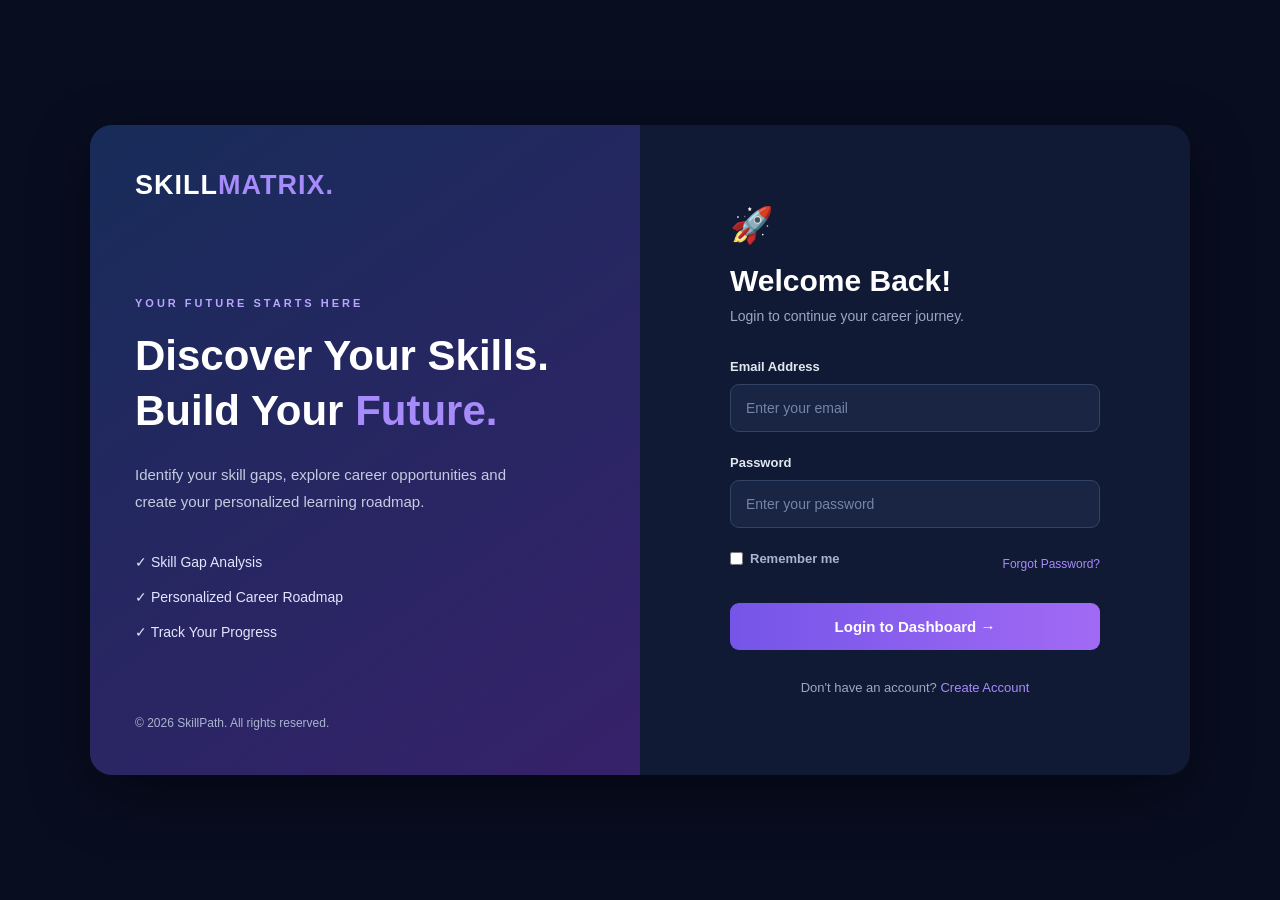
<file: index.html>
<!DOCTYPE html>
<html lang="en">
<head>
    <meta charset="UTF-8">
    <meta name="viewport" content="width=device-width, initial-scale=1.0">
    <title>SkillPath | Login</title>
    <link rel="stylesheet" href="style.css">
</head>
<body>

<div class="container">

    <!-- LEFT SECTION -->
    <div class="left">

        <div class="brand">SKILL<span>MATRIX.</span></div>

        <div class="hero">
            <p class="tag">YOUR FUTURE STARTS HERE</p>

            <h1>Discover Your Skills.<br>
                Build Your <span>Future.</span>
            </h1>

            <p class="description">
                Identify your skill gaps, explore career opportunities
                and create your personalized learning roadmap.
            </p>

            <div class="features">
                <div>✓ Skill Gap Analysis</div>
                <div>✓ Personalized Career Roadmap</div>
                <div>✓ Track Your Progress</div>
            </div>
        </div>

        <p class="copyright">
            © 2026 SkillPath. All rights reserved.
        </p>

    </div>

    <!-- RIGHT SECTION -->
    <div class="right">

        <div class="login-box">

            <div class="icon">🚀</div>

            <h2>Welcome Back!</h2>

            <p class="sub">
                Login to continue your career journey.
            </p>

            <form action="dashboard.html" method="get">

                <label>Email Address</label>

                <input type="email"
                placeholder="Enter your email"
                required>

                <label>Password</label>

                <input type="password"
                placeholder="Enter your password"
                required>

                <div class="options">

                    <label class="remember">
                        <input type="checkbox">
                        Remember me
                    </label>

                    <a href="forgot-password.html">
                        Forgot Password?
                    </a>

                </div>

                <button type="submit">
                    Login to Dashboard →
                </button>

            </form>

            <div class="signup">
                Don't have an account?
                <a href="signup.html">Create Account</a>
            </div>

        </div>

    </div>

</div>

</body>
</html>
</file>
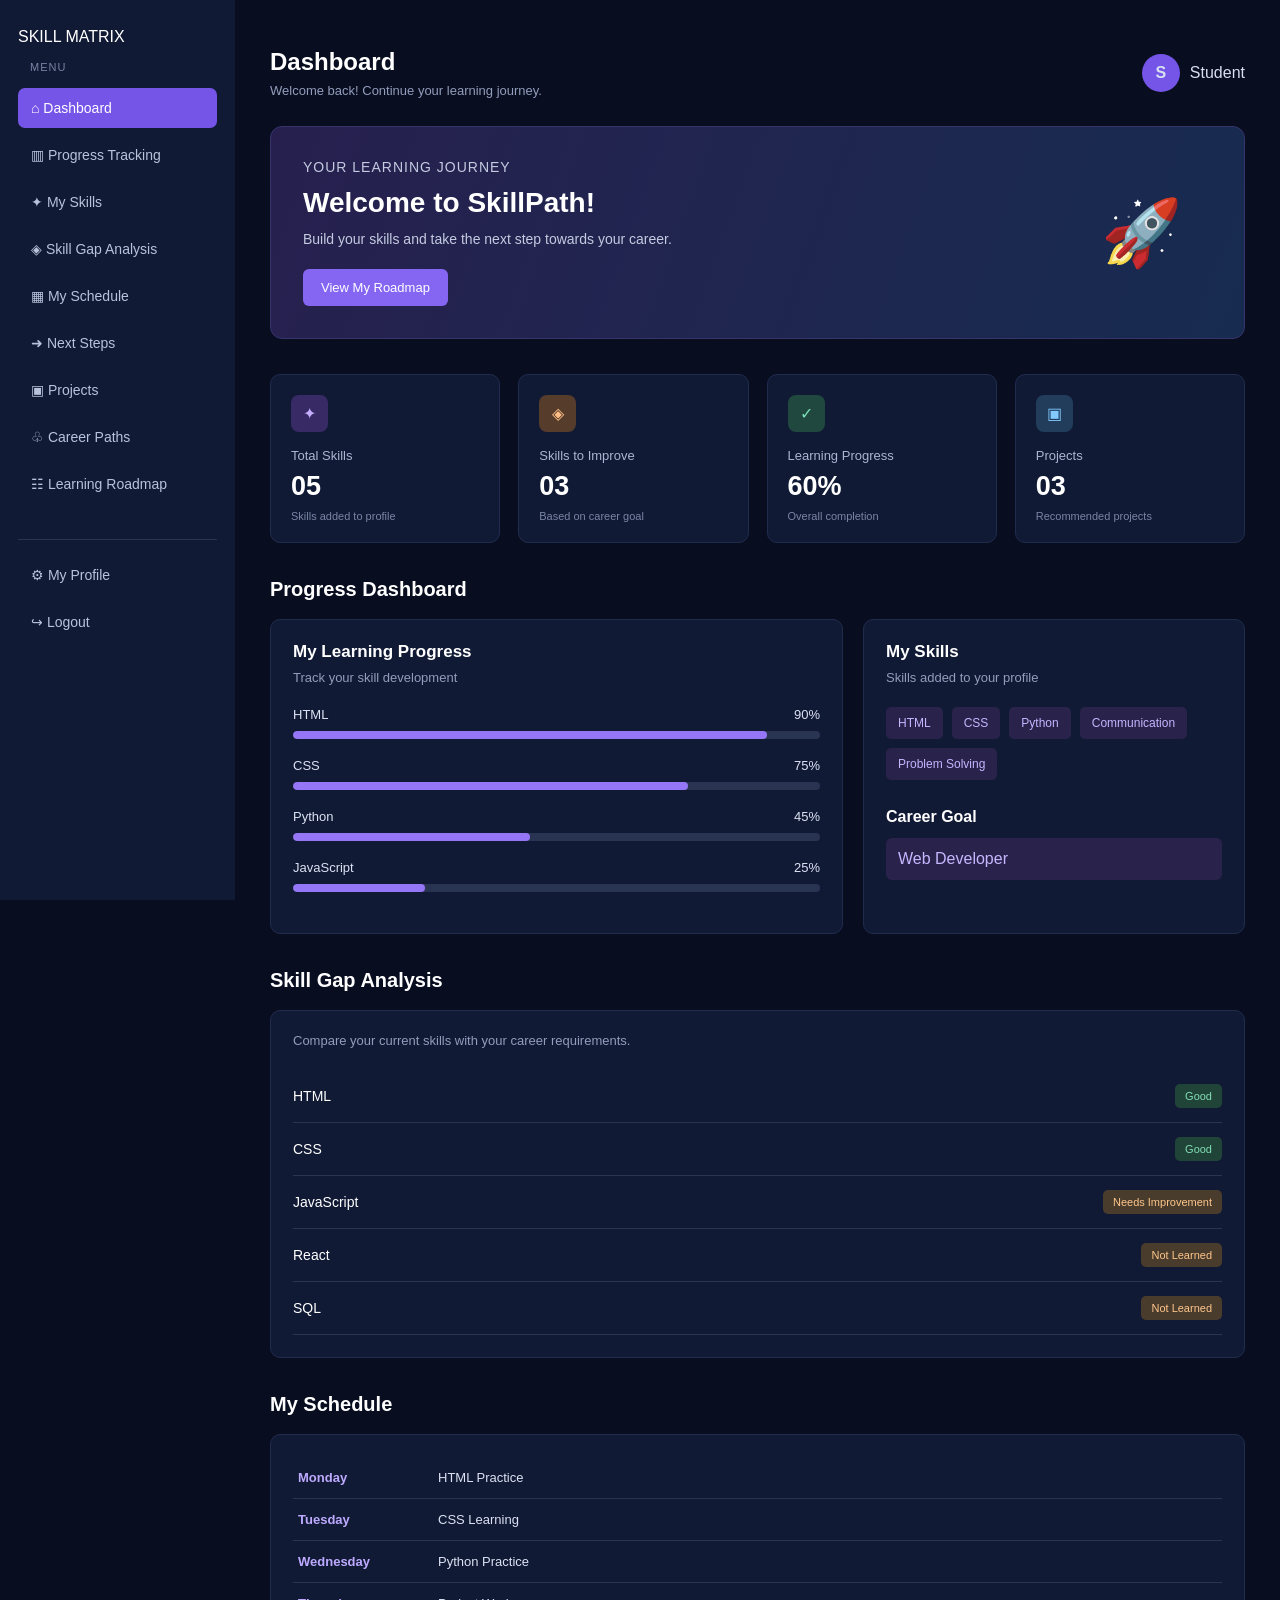
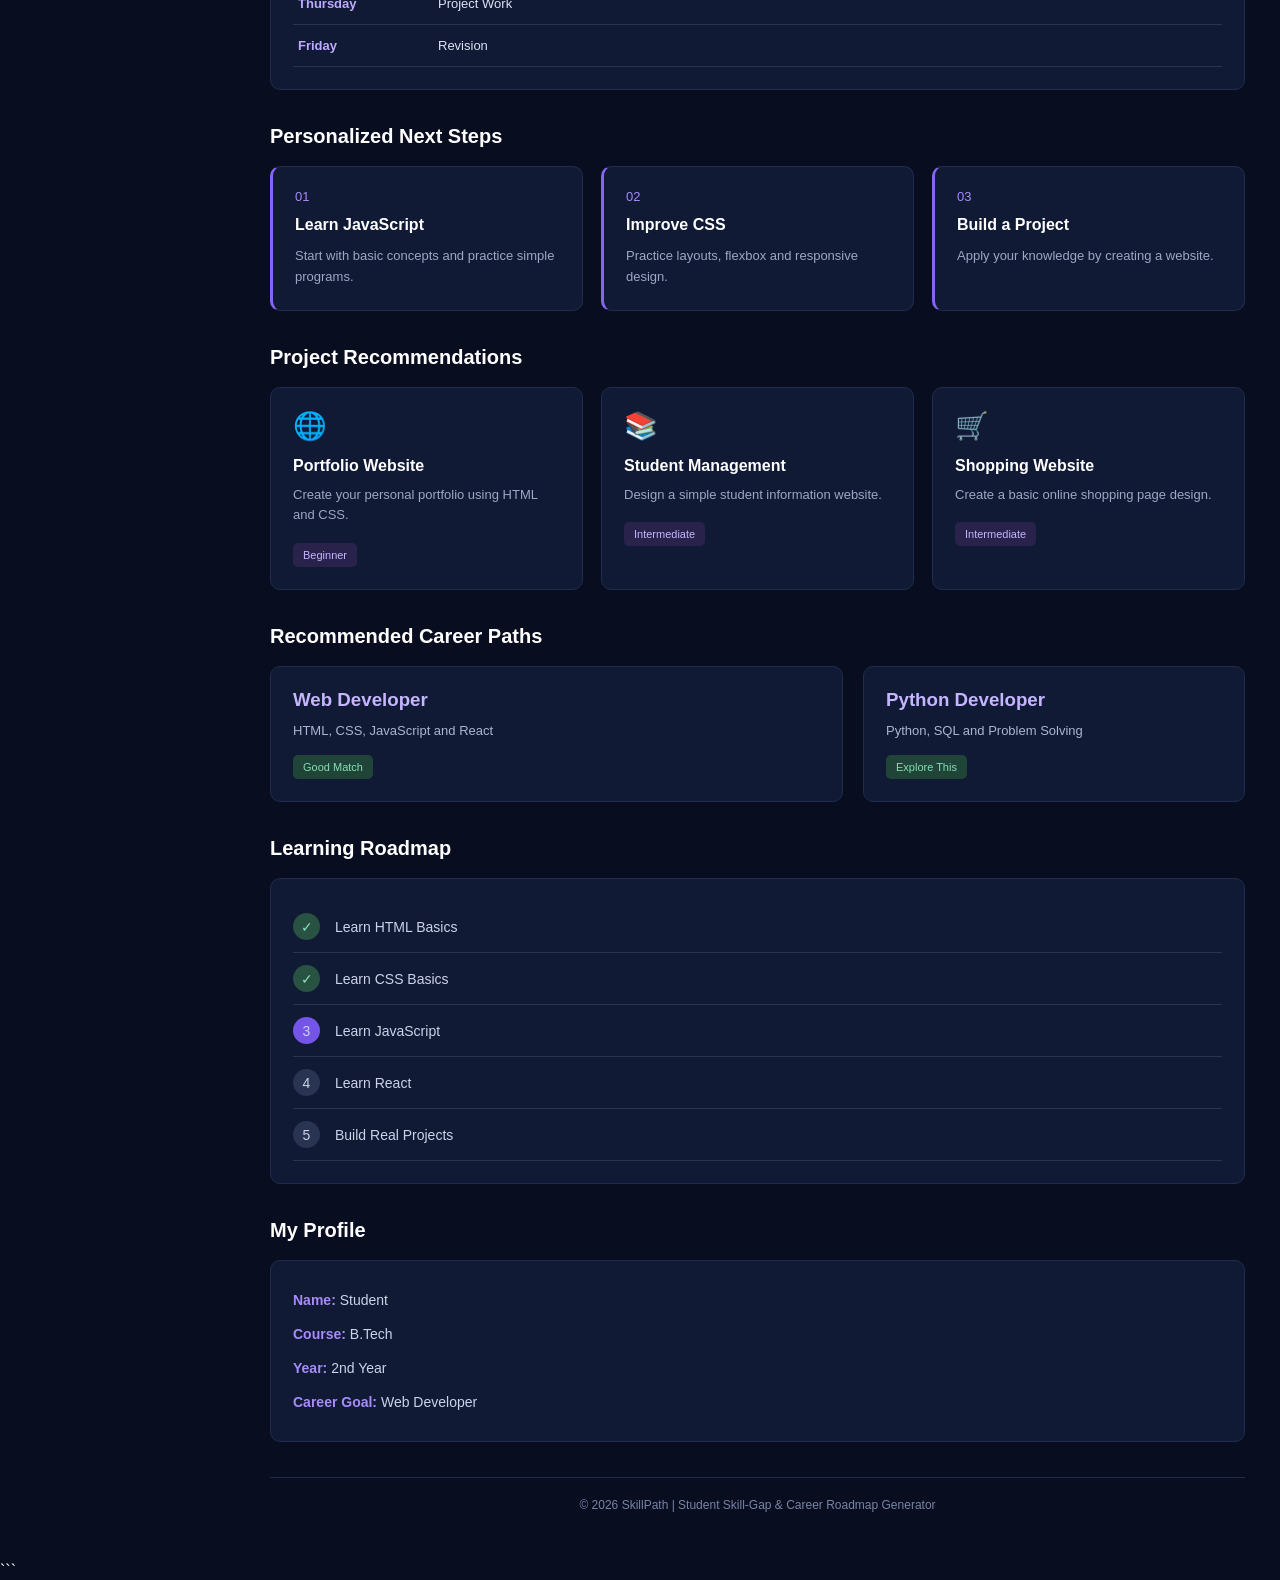
<file: dashboard.html>
```html
<!DOCTYPE html>
<html lang="en">
<head>
    <meta charset="UTF-8">
    <meta name="viewport" content="width=device-width, initial-scale=1.0">
    <title>SkillPath - Dashboard</title>
    <link rel="stylesheet" href="dashboard.css">
</head>
<body>

<div class="sidebar">
    SKILL MATRIX
    <p class="menu-title">MENU</p>

    <a href="#overview" class="active">⌂ Dashboard</a>
    <a href="#progress">▥ Progress Tracking</a>
    <a href="#skills">✦ My Skills</a>
    <a href="#analysis">◈ Skill Gap Analysis</a>
    <a href="#schedule">▦ My Schedule</a>
    <a href="#nextsteps">➜ Next Steps</a>
    <a href="#projects">▣ Projects</a>
    <a href="#career">♧ Career Paths</a>
    <a href="#roadmap">☷ Learning Roadmap</a>

    <div class="sidebar-bottom">
        <a href="#profile">⚙ My Profile</a>
        <a href="index.html">↪ Logout</a>
    </div>
</div>

<div class="main">

    <div class="topbar">
        <div>
            <h2>Dashboard</h2>
            <p>Welcome back! Continue your learning journey.</p>
        </div>
        <div class="user">
            <div class="avatar">S</div>
            <span>Student</span>
        </div>
    </div>

    <section id="overview">
        <div class="welcome">
            <div>
                <p class="small-text">YOUR LEARNING JOURNEY</p>
                <h1>Welcome to SkillPath!</h1>
                <p>Build your skills and take the next step towards your career.</p>
                <a href="#roadmap" class="start-btn">View My Roadmap</a>
            </div>
            <div class="welcome-icon">🚀</div>
        </div>
    </section>

    <div class="stats">
        <div class="stat-card">
            <div class="stat-icon purple">✦</div>
            <p>Total Skills</p>
            <h2>05</h2>
            <small>Skills added to profile</small>
        </div>

        <div class="stat-card">
            <div class="stat-icon orange">◈</div>
            <p>Skills to Improve</p>
            <h2>03</h2>
            <small>Based on career goal</small>
        </div>

        <div class="stat-card">
            <div class="stat-icon green">✓</div>
            <p>Learning Progress</p>
            <h2>60%</h2>
            <small>Overall completion</small>
        </div>

        <div class="stat-card">
            <div class="stat-icon blue">▣</div>
            <p>Projects</p>
            <h2>03</h2>
            <small>Recommended projects</small>
        </div>
    </div>

    <section id="progress">
        <h2 class="section-title">Progress Dashboard</h2>

        <div class="two-column">
            <div class="panel">
                <h3>My Learning Progress</h3>
                <p class="muted">Track your skill development</p>

                <div class="skill-progress">
                    <div class="progress-heading"><span>HTML</span><span>90%</span></div>
                    <div class="bar"><div class="fill html"></div></div>
                </div>

                <div class="skill-progress">
                    <div class="progress-heading"><span>CSS</span><span>75%</span></div>
                    <div class="bar"><div class="fill css"></div></div>
                </div>

                <div class="skill-progress">
                    <div class="progress-heading"><span>Python</span><span>45%</span></div>
                    <div class="bar"><div class="fill python"></div></div>
                </div>

                <div class="skill-progress">
                    <div class="progress-heading"><span>JavaScript</span><span>25%</span></div>
                    <div class="bar"><div class="fill js"></div></div>
                </div>
            </div>

            <div class="panel" id="skills">
                <h3>My Skills</h3>
                <p class="muted">Skills added to your profile</p>

                <div class="skill-tags">
                    <span>HTML</span>
                    <span>CSS</span>
                    <span>Python</span>
                    <span>Communication</span>
                    <span>Problem Solving</span>
                </div>

                <h4 class="subheading">Career Goal</h4>
                <p class="career-goal">Web Developer</p>
            </div>
        </div>
    </section>

    <section id="analysis">
        <h2 class="section-title">Skill Gap Analysis</h2>
        <div class="panel">
            <p class="muted">Compare your current skills with your career requirements.</p>

            <div class="gap-list">
                <div>
                    <span>HTML</span>
                    <span class="status completed">Good</span>
                </div>
                <div>
                    <span>CSS</span>
                    <span class="status completed">Good</span>
                </div>
                <div>
                    <span>JavaScript</span>
                    <span class="status pending">Needs Improvement</span>
                </div>
                <div>
                    <span>React</span>
                    <span class="status pending">Not Learned</span>
                </div>
                <div>
                    <span>SQL</span>
                    <span class="status pending">Not Learned</span>
                </div>
            </div>
        </div>
    </section>

    <section id="schedule">
        <h2 class="section-title">My Schedule</h2>
        <div class="panel schedule">
            <div><span>Monday</span><p>HTML Practice</p></div>
            <div><span>Tuesday</span><p>CSS Learning</p></div>
            <div><span>Wednesday</span><p>Python Practice</p></div>
            <div><span>Thursday</span><p>Project Work</p></div>
            <div><span>Friday</span><p>Revision</p></div>
        </div>
    </section>

    <section id="nextsteps">
        <h2 class="section-title">Personalized Next Steps</h2>
        <div class="three-column">
            <div class="small-card">
                <span class="number">01</span>
                <h3>Learn JavaScript</h3>
                <p>Start with basic concepts and practice simple programs.</p>
            </div>
            <div class="small-card">
                <span class="number">02</span>
                <h3>Improve CSS</h3>
                <p>Practice layouts, flexbox and responsive design.</p>
            </div>
            <div class="small-card">
                <span class="number">03</span>
                <h3>Build a Project</h3>
                <p>Apply your knowledge by creating a website.</p>
            </div>
        </div>
    </section>

    <section id="projects">
        <h2 class="section-title">Project Recommendations</h2>
        <div class="three-column">
            <div class="project-card">
                <div class="project-icon">🌐</div>
                <h3>Portfolio Website</h3>
                <p>Create your personal portfolio using HTML and CSS.</p>
                <span class="level">Beginner</span>
            </div>
            <div class="project-card">
                <div class="project-icon">📚</div>
                <h3>Student Management</h3>
                <p>Design a simple student information website.</p>
                <span class="level">Intermediate</span>
            </div>
            <div class="project-card">
                <div class="project-icon">🛒</div>
                <h3>Shopping Website</h3>
                <p>Create a basic online shopping page design.</p>
                <span class="level">Intermediate</span>
            </div>
        </div>
    </section>

    <section id="career">
        <h2 class="section-title">Recommended Career Paths</h2>
        <div class="two-column">
            <div class="career-card">
                <h3>Web Developer</h3>
                <p>HTML, CSS, JavaScript and React</p>
                <span class="match">Good Match</span>
            </div>
            <div class="career-card">
                <h3>Python Developer</h3>
                <p>Python, SQL and Problem Solving</p>
                <span class="match">Explore This</span>
            </div>
        </div>
    </section>

    <section id="roadmap">
        <h2 class="section-title">Learning Roadmap</h2>
        <div class="panel roadmap">
            <div><span class="done">✓</span><p>Learn HTML Basics</p></div>
            <div><span class="done">✓</span><p>Learn CSS Basics</p></div>
            <div><span class="current">3</span><p>Learn JavaScript</p></div>
            <div><span>4</span><p>Learn React</p></div>
            <div><span>5</span><p>Build Real Projects</p></div>
        </div>
    </section>

    <section id="profile">
        <h2 class="section-title">My Profile</h2>
        <div class="panel">
            <p><b>Name:</b> Student</p>
            <p><b>Course:</b> B.Tech</p>
            <p><b>Year:</b> 2nd Year</p>
            <p><b>Career Goal:</b> Web Developer</p>
        </div>
    </section>

    <footer>
        <p>© 2026 SkillPath | Student Skill-Gap & Career Roadmap Generator</p>
    </footer>

</div>
</body>
</html>
```
</file>
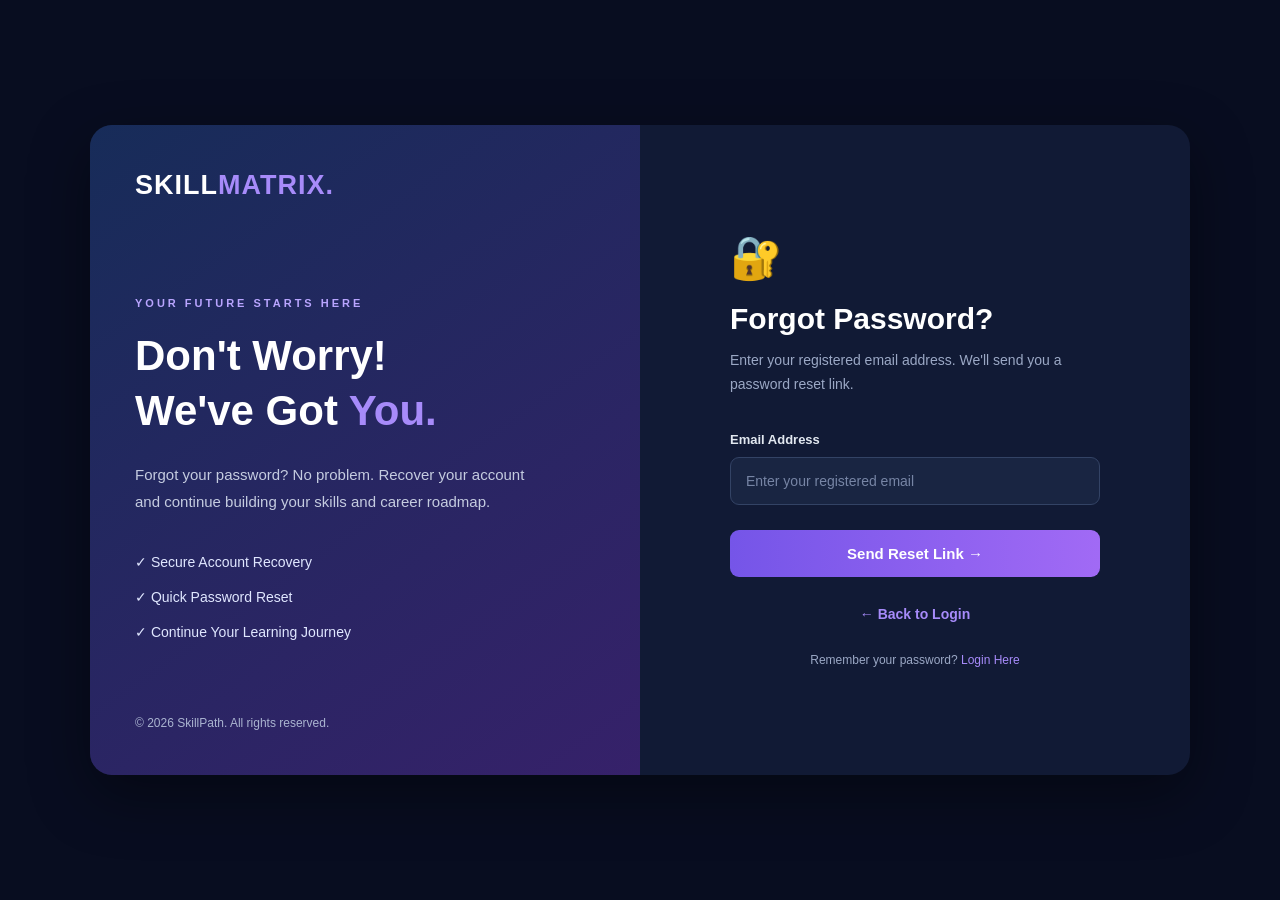
<file: forgot-password.html>
<!DOCTYPE html>
<html lang="en">
<head>
    <meta charset="UTF-8">
    <meta name="viewport" content="width=device-width, initial-scale=1.0">
    <title>Forgot Password | SkillPath</title>
    <link rel="stylesheet" href="forgot-password.css">
</head>
<body>

<div class="container">

    <!-- LEFT SECTION -->
    <div class="left">

        <div class="brand">SKILL<span>MATRIX.</span></div>

        <div class="hero">

            <p class="tag">YOUR FUTURE STARTS HERE</p>

            <h1>Don't Worry!<br>
                We've Got <span>You.</span>
            </h1>

            <p class="description">
                Forgot your password? No problem.
                Recover your account and continue building
                your skills and career roadmap.
            </p>

            <div class="features">
                <div>✓ Secure Account Recovery</div>
                <div>✓ Quick Password Reset</div>
                <div>✓ Continue Your Learning Journey</div>
            </div>

        </div>

        <p class="copyright">
            © 2026 SkillPath. All rights reserved.
        </p>

    </div>

    <!-- RIGHT SECTION -->
    <div class="right">

        <div class="forgot-box">

            <div class="icon">🔐</div>

            <h2>Forgot Password?</h2>

            <p class="sub">
                Enter your registered email address.
                We'll send you a password reset link.
            </p>

            <form action="reset-password.html" method="get">

                <label>Email Address</label>

                <input type="email"
                name="email"
                placeholder="Enter your registered email"
                required>

                <button type="submit">
                    Send Reset Link →
                </button>

            </form>

            <div class="back">
                <a href="index.html">← Back to Login</a>
            </div>

            <div class="help">
                Remember your password?
                <a href="index.html">Login Here</a>
            </div>

        </div>

    </div>

</div>

</body>
</html>
</file>
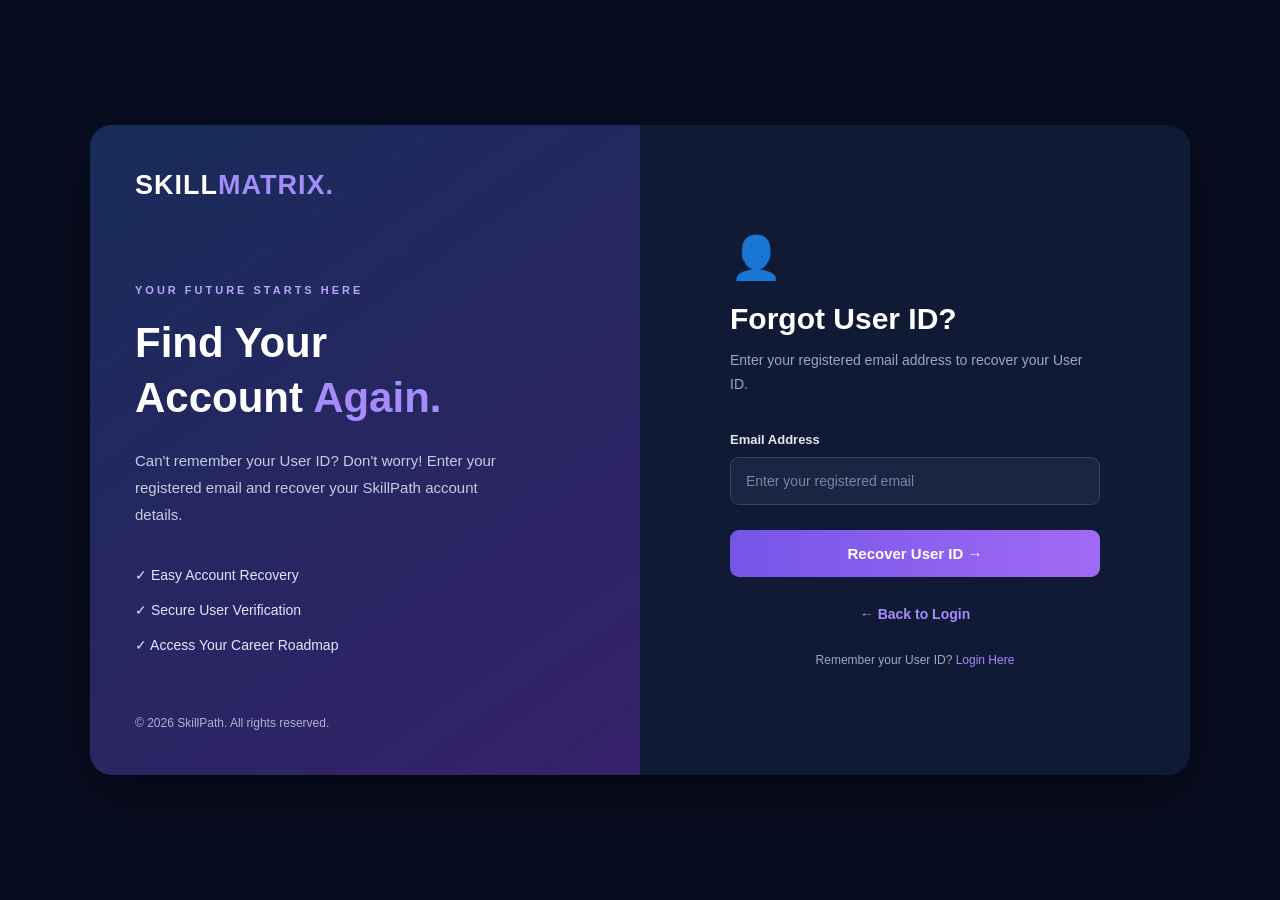
<file: forgot-userid.html>
<!DOCTYPE html>
<html lang="en">
<head>
    <meta charset="UTF-8">
    <meta name="viewport" content="width=device-width, initial-scale=1.0">
    <title>Forgot User ID | SkillPath</title>
    <link rel="stylesheet" href="forgot-userid.css">
</head>
<body>

<div class="container">

    <!-- LEFT SECTION -->
    <div class="left">

        <div class="brand">SKILL<span>MATRIX.</span></div>

        <div class="hero">

            <p class="tag">YOUR FUTURE STARTS HERE</p>

            <h1>Find Your<br>
                Account <span>Again.</span>
            </h1>

            <p class="description">
                Can't remember your User ID?
                Don't worry! Enter your registered email
                and recover your SkillPath account details.
            </p>

            <div class="features">
                <div>✓ Easy Account Recovery</div>
                <div>✓ Secure User Verification</div>
                <div>✓ Access Your Career Roadmap</div>
            </div>

        </div>

        <p class="copyright">
            © 2026 SkillPath. All rights reserved.
        </p>

    </div>

    <!-- RIGHT SECTION -->
    <div class="right">

        <div class="forgot-box">

            <div class="icon">👤</div>

            <h2>Forgot User ID?</h2>

            <p class="sub">
                Enter your registered email address
                to recover your User ID.
            </p>

            <form action="index.html" method="get">

                <label>Email Address</label>

                <input type="email"
                name="email"
                placeholder="Enter your registered email"
                required>

                <button type="submit">
                    Recover User ID →
                </button>

            </form>

            <div class="back">
                <a href="index.html">← Back to Login</a>
            </div>

            <div class="help">
                Remember your User ID?
                <a href="index.html">Login Here</a>
            </div>

        </div>

    </div>

</div>

</body>
</html>
</file>
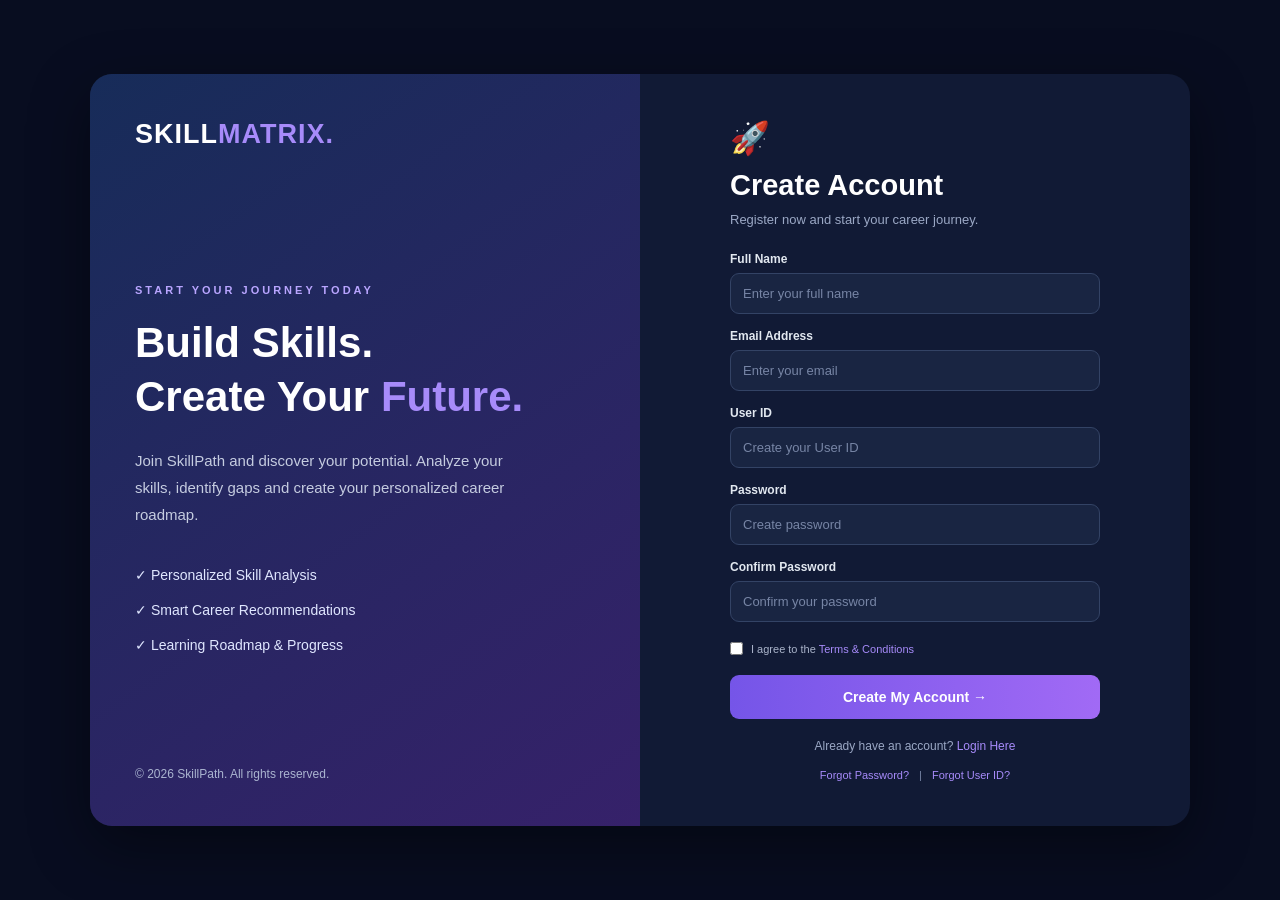
<file: signup.html>
<!DOCTYPE html>
<html lang="en">
<head>
    <meta charset="UTF-8">
    <meta name="viewport" content="width=device-width, initial-scale=1.0">
    <title>Create Account | SkillPath</title>
    <link rel="stylesheet" href="signup.css">
</head>
<body>

<div class="container">

    <!-- LEFT SECTION -->
    <div class="left">

        <div class="brand">SKILL<span>MATRIX.</span></div>

        <div class="hero">

            <p class="tag">START YOUR JOURNEY TODAY</p>

            <h1>Build Skills.<br>
                Create Your <span>Future.</span>
            </h1>

            <p class="description">
                Join SkillPath and discover your potential.
                Analyze your skills, identify gaps and
                create your personalized career roadmap.
            </p>

            <div class="features">
                <div>✓ Personalized Skill Analysis</div>
                <div>✓ Smart Career Recommendations</div>
                <div>✓ Learning Roadmap & Progress</div>
            </div>

        </div>

        <p class="copyright">
            © 2026 SkillPath. All rights reserved.
        </p>

    </div>

    <!-- RIGHT SECTION -->
    <div class="right">

        <div class="signup-box">

            <div class="icon">🚀</div>

            <h2>Create Account</h2>

            <p class="sub">
                Register now and start your career journey.
            </p>

            <form action="dashboard.html" method="get">

                <label>Full Name</label>
                <input type="text"
                name="fullname"
                placeholder="Enter your full name"
                required>

                <label>Email Address</label>
                <input type="email"
                name="email"
                placeholder="Enter your email"
                required>

                <label>User ID</label>
                <input type="text"
                name="userid"
                placeholder="Create your User ID"
                required>

                <label>Password</label>
                <input type="password"
                name="password"
                placeholder="Create password"
                minlength="8"
                required>

                <label>Confirm Password</label>
                <input type="password"
                name="confirm_password"
                placeholder="Confirm your password"
                minlength="8"
                required>

                <div class="terms">
                    <input type="checkbox" required>
                    <span>
                        I agree to the
                        <a href="#">Terms & Conditions</a>
                    </span>
                </div>

                <button type="submit">
                    Create My Account →
                </button>

            </form>

            <div class="login">
                Already have an account?
                <a href="index.html">Login Here</a>
            </div>

            <div class="recovery">
                <a href="forgot-password.html">Forgot Password?</a>
                <span>|</span>
                <a href="forgot-userid.html">Forgot User ID?</a>
            </div>

        </div>

    </div>

</div>

</body>
</html>
</file>
<file: style.css>
* {
    margin: 0;
    padding: 0;
    box-sizing: border-box;
    font-family: 'Segoe UI', sans-serif;
}

body {
    min-height: 100vh;
    background: #080d20;
    display: flex;
    justify-content: center;
    align-items: center;
    padding: 25px;
}

.container {
    width: 100%;
    max-width: 1100px;
    min-height: 650px;
    display: flex;
    background: #111a35;
    border-radius: 22px;
    overflow: hidden;
    box-shadow: 0 20px 60px rgba(0,0,0,0.4);
}

/* LEFT SECTION */

.left {
    width: 50%;
    padding: 45px;
    background: linear-gradient(145deg, #172c59, #36216a);
    color: white;
    display: flex;
    flex-direction: column;
    justify-content: space-between;
}

.brand {
    font-size: 27px;
    font-weight: 800;
    letter-spacing: 1px;
}

.brand span {
    color: #a78bfa;
}

.hero {
    margin-top: 30px;
}

.tag {
    color: #b9a5ff;
    letter-spacing: 3px;
    font-size: 11px;
    font-weight: bold;
    margin-bottom: 20px;
}

.hero h1 {
    font-size: 42px;
    line-height: 1.3;
    margin-bottom: 22px;
}

.hero h1 span {
    color: #a78bfa;
}

.description {
    color: #c5cce0;
    line-height: 1.8;
    font-size: 15px;
    max-width: 390px;
}

.features {
    margin-top: 30px;
    line-height: 2.5;
    color: #e0e7ff;
    font-size: 14px;
}

.copyright {
    font-size: 12px;
    color: #aab4d0;
}

/* RIGHT SECTION */

.right {
    width: 50%;
    display: flex;
    justify-content: center;
    align-items: center;
    padding: 35px;
}

.login-box {
    width: 100%;
    max-width: 370px;
}

.icon {
    font-size: 35px;
    margin-bottom: 18px;
}

.login-box h2 {
    color: white;
    font-size: 30px;
    margin-bottom: 10px;
}

.sub {
    color: #9ba8c5;
    font-size: 14px;
    margin-bottom: 35px;
}

form label {
    display: block;
    color: #e2e8f0;
    font-size: 13px;
    margin-bottom: 10px;
    font-weight: 600;
}

form input[type="email"],
form input[type="password"] {
    width: 100%;
    padding: 15px;
    margin-bottom: 23px;
    border: 1px solid #334365;
    border-radius: 9px;
    background: #192542;
    color: white;
    outline: none;
    font-size: 14px;
}

form input:focus {
    border-color: #9670f5;
    box-shadow: 0 0 8px rgba(150,112,245,0.2);
}

form input::placeholder {
    color: #7785a5;
}

.options {
    display: flex;
    justify-content: space-between;
    align-items: center;
    margin-bottom: 27px;
    font-size: 12px;
}

.remember {
    display: flex;
    align-items: center;
    gap: 7px;
    color: #aab4ca;
}

.options a,
.signup a {
    color: #a78bfa;
    text-decoration: none;
}

button {
    width: 100%;
    padding: 15px;
    background: linear-gradient(90deg, #7555e8, #a16af5);
    border: none;
    border-radius: 9px;
    color: white;
    font-size: 15px;
    font-weight: bold;
    cursor: pointer;
    transition: 0.3s;
}

button:hover {
    transform: translateY(-3px);
    box-shadow: 0 8px 20px rgba(130,90,240,0.3);
}

.signup {
    text-align: center;
    color: #9ba8c5;
    font-size: 13px;
    margin-top: 30px;
}

/* RESPONSIVE */

@media(max-width: 750px) {

    .container {
        flex-direction: column;
    }

    .left, .right {
        width: 100%;
    }

    .left {
        min-height: 400px;
        padding: 30px;
    }

    .hero h1 {
        font-size: 32px;
    }

    .right {
        padding: 45px 25px;
    }
}
</file>
<file: dashboard.css>
* {
    margin: 0;
    padding: 0;
    box-sizing: border-box;
}

html {
    scroll-behavior: smooth;
}

body {
    font-family: Arial, sans-serif;
    background: #080d20;
    color: #ffffff;
}

/* Sidebar */

.sidebar {
    width: 235px;
    height: 100vh;
    position: fixed;
    left: 0;
    top: 0;
    background: #111a35;
    padding: 28px 18px;
    overflow-y: auto;
}

.sidebar h2 {
    font-size: 27px;
    margin-bottom: 38px;
    color: white;
}

.sidebar h2 span {
    color: #a78bfa;
}

.menu-title {
    color: #7884a5;
    font-size: 11px;
    margin: 15px 12px;
    letter-spacing: 1px;
}

.sidebar a {
    display: block;
    color: #b9c2db;
    text-decoration: none;
    padding: 12px 13px;
    margin-bottom: 7px;
    border-radius: 7px;
    font-size: 14px;
}

.sidebar a:hover,
.sidebar a.active {
    background: #7555e8;
    color: white;
}

.sidebar-bottom {
    border-top: 1px solid #293453;
    margin-top: 35px;
    padding-top: 15px;
}

/* Main area */

.main {
    margin-left: 235px;
    padding: 30px 35px;
}

.topbar {
    display: flex;
    justify-content: space-between;
    align-items: center;
    margin-bottom: 28px;
}

.topbar h2 {
    font-size: 24px;
    margin-bottom: 7px;
}

.topbar p,
.muted {
    color: #929dbb;
    font-size: 13px;
}

.user {
    display: flex;
    align-items: center;
    gap: 10px;
    color: #d8dff1;
}

.avatar {
    width: 38px;
    height: 38px;
    border-radius: 50%;
    background: #7555e8;
    display: flex;
    align-items: center;
    justify-content: center;
    font-weight: bold;
}

/* Welcome */

.welcome {
    background: linear-gradient(110deg, #27204f, #172b50);
    border: 1px solid #37336c;
    border-radius: 12px;
    padding: 32px;
    display: flex;
    justify-content: space-between;
    align-items: center;
}

.small-text {
    color: #c3b5ff;
    font-size: 11px;
    letter-spacing: 1px;
    margin-bottom: 12px;
}

.welcome h1 {
    font-size: 28px;
    margin-bottom: 12px;
}

.welcome p {
    color: #c4cbe0;
    font-size: 14px;
}

.start-btn {
    display: inline-block;
    background: #8566f2;
    color: white;
    padding: 11px 18px;
    border-radius: 6px;
    text-decoration: none;
    margin-top: 22px;
    font-size: 13px;
}

.start-btn:hover {
    background: #6849d5;
}

.welcome-icon {
    font-size: 65px;
    margin-right: 30px;
}

/* Statistics */

.stats {
    display: grid;
    grid-template-columns: repeat(4, 1fr);
    gap: 18px;
    margin: 25px 0 35px;
}

.stat-card {
    background: #111a35;
    border: 1px solid #202c4d;
    border-radius: 10px;
    padding: 20px;
}

.stat-icon {
    width: 37px;
    height: 37px;
    border-radius: 8px;
    display: flex;
    align-items: center;
    justify-content: center;
    margin-bottom: 16px;
}

.purple { background: #382b65; color: #c5adff; }
.orange { background: #563c2b; color: #ffbe85; }
.green { background: #21483e; color: #7ce0b8; }
.blue { background: #213d5b; color: #82c9ff; }

.stat-card p {
    color: #aab5d1;
    font-size: 13px;
}

.stat-card h2 {
    font-size: 27px;
    margin: 8px 0;
}

.stat-card small {
    color: #7986a6;
    font-size: 11px;
}

/* Sections */

section {
    margin-bottom: 35px;
    scroll-margin-top: 20px;
}

.section-title {
    font-size: 20px;
    margin-bottom: 18px;
}

.two-column {
    display: grid;
    grid-template-columns: 1.5fr 1fr;
    gap: 20px;
}

.three-column {
    display: grid;
    grid-template-columns: repeat(3, 1fr);
    gap: 18px;
}

.panel,
.small-card,
.project-card,
.career-card {
    background: #111a35;
    border: 1px solid #202c4d;
    border-radius: 10px;
    padding: 22px;
}

.panel h3 {
    font-size: 17px;
    margin-bottom: 8px;
}

.panel .muted {
    margin-bottom: 22px;
}

/* Progress */

.skill-progress {
    margin-bottom: 19px;
}

.progress-heading {
    display: flex;
    justify-content: space-between;
    font-size: 13px;
    margin-bottom: 9px;
    color: #dce2f3;
}

.bar {
    height: 8px;
    background: #293453;
    border-radius: 10px;
    overflow: hidden;
}

.fill {
    height: 100%;
    border-radius: 10px;
    background: #9576f6;
}

.html { width: 90%; }
.css { width: 75%; }
.python { width: 45%; }
.js { width: 25%; }

.skill-tags {
    display: flex;
    flex-wrap: wrap;
    gap: 9px;
}

.skill-tags span {
    background: #29234b;
    color: #c5b5ff;
    padding: 9px 12px;
    border-radius: 5px;
    font-size: 12px;
}

.subheading {
    margin-top: 28px;
    margin-bottom: 12px;
}

.career-goal {
    color: #c6b7ff;
    background: #29234b;
    padding: 12px;
    border-radius: 6px;
}

/* Skill Gap */

.gap-list div {
    display: flex;
    justify-content: space-between;
    align-items: center;
    padding: 14px 0;
    border-bottom: 1px solid #293453;
    font-size: 14px;
}

.status {
    padding: 6px 10px;
    border-radius: 5px;
    font-size: 11px;
}

.completed {
    background: #204438;
    color: #83dfb6;
}

.pending {
    background: #493c2c;
    color: #ffc68c;
}

/* Schedule */

.schedule div {
    display: flex;
    padding: 13px 5px;
    border-bottom: 1px solid #293453;
    gap: 30px;
    font-size: 13px;
}

.schedule span {
    color: #bdaaff;
    width: 110px;
    font-weight: bold;
}

.schedule p {
    color: #dce2f3;
}

/* Next steps */

.small-card {
    border-left: 3px solid #8566f2;
}

.number {
    color: #a78bfa;
    font-size: 13px;
}

.small-card h3 {
    margin: 12px 0;
    font-size: 16px;
}

.small-card p,
.project-card p {
    color: #9ba7c5;
    font-size: 13px;
    line-height: 1.6;
}

/* Projects */

.project-icon {
    font-size: 27px;
    margin-bottom: 15px;
}

.project-card h3 {
    font-size: 16px;
    margin-bottom: 10px;
}

.level {
    display: inline-block;
    margin-top: 17px;
    padding: 6px 10px;
    background: #29234b;
    color: #c5b5ff;
    border-radius: 5px;
    font-size: 11px;
}

/* Careers */

.career-card h3 {
    color: #c5b5ff;
    margin-bottom: 12px;
}

.career-card p {
    color: #aab5d1;
    font-size: 13px;
}

.match {
    display: inline-block;
    background: #204438;
    color: #83dfb6;
    padding: 6px 10px;
    border-radius: 5px;
    margin-top: 17px;
    font-size: 11px;
}

/* Roadmap */

.roadmap div {
    display: flex;
    align-items: center;
    gap: 15px;
    padding: 12px 0;
    border-bottom: 1px solid #293453;
    color: #cbd3e8;
    font-size: 14px;
}

.roadmap span {
    width: 27px;
    height: 27px;
    border-radius: 50%;
    background: #293453;
    display: flex;
    align-items: center;
    justify-content: center;
}

.roadmap .done {
    background: #285241;
    color: #8ce2bd;
}

.roadmap .current {
    background: #7555e8;
}

/* Profile */

#profile .panel p {
    padding: 9px 0;
    color: #cbd3e8;
    font-size: 14px;
}

#profile .panel b {
    color: #a78bfa;
}

/* Footer */

footer {
    text-align: center;
    color: #7884a5;
    font-size: 12px;
    padding: 20px;
    border-top: 1px solid #202c4d;
}

/* Responsive */

@media (max-width: 1050px) {
    .stats {
        grid-template-columns: repeat(2, 1fr);
    }

    .three-column {
        grid-template-columns: repeat(2, 1fr);
    }
}

@media (max-width: 750px) {
    .sidebar {
        width: 100%;
        height: auto;
        position: relative;
    }

    .sidebar-bottom {
        margin-top: 10px;
    }

    .main {
        margin-left: 0;
        padding: 20px;
    }

    .two-column,
    .three-column,
    .stats {
        grid-template-columns: 1fr;
    }

    .welcome-icon {
        display: none;
    }

    .topbar {
        gap: 15px;
    }
}
</file>
<file: forgot-password.css>
* {
    margin: 0;
    padding: 0;
    box-sizing: border-box;
    font-family: 'Segoe UI', sans-serif;
}

body {
    min-height: 100vh;
    background: #080d20;
    display: flex;
    justify-content: center;
    align-items: center;
    padding: 25px;
}

.container {
    width: 100%;
    max-width: 1100px;
    min-height: 650px;
    display: flex;
    background: #111a35;
    border-radius: 22px;
    overflow: hidden;
    box-shadow: 0 20px 60px rgba(0,0,0,0.4);
}

/* LEFT SECTION */

.left {
    width: 50%;
    padding: 45px;
    background: linear-gradient(145deg, #172c59, #36216a);
    color: white;
    display: flex;
    flex-direction: column;
    justify-content: space-between;
}

.brand {
    font-size: 27px;
    font-weight: 800;
    letter-spacing: 1px;
}

.brand span {
    color: #a78bfa;
}

.hero {
    margin-top: 30px;
}

.tag {
    color: #b9a5ff;
    letter-spacing: 3px;
    font-size: 11px;
    font-weight: bold;
    margin-bottom: 20px;
}

.hero h1 {
    font-size: 42px;
    line-height: 1.3;
    margin-bottom: 22px;
}

.hero h1 span {
    color: #a78bfa;
}

.description {
    color: #c5cce0;
    line-height: 1.8;
    font-size: 15px;
    max-width: 390px;
}

.features {
    margin-top: 30px;
    line-height: 2.5;
    color: #e0e7ff;
    font-size: 14px;
}

.copyright {
    font-size: 12px;
    color: #aab4d0;
}

/* RIGHT SECTION */

.right {
    width: 50%;
    display: flex;
    justify-content: center;
    align-items: center;
    padding: 35px;
}

.forgot-box {
    width: 100%;
    max-width: 370px;
}

.icon {
    font-size: 42px;
    margin-bottom: 20px;
}

.forgot-box h2 {
    color: white;
    font-size: 30px;
    margin-bottom: 13px;
}

.sub {
    color: #9ba8c5;
    font-size: 14px;
    line-height: 1.7;
    margin-bottom: 35px;
}

form label {
    display: block;
    color: #e2e8f0;
    font-size: 13px;
    margin-bottom: 10px;
    font-weight: 600;
}

form input {
    width: 100%;
    padding: 15px;
    margin-bottom: 25px;
    border: 1px solid #334365;
    border-radius: 9px;
    background: #192542;
    color: white;
    outline: none;
    font-size: 14px;
}

form input:focus {
    border-color: #9670f5;
    box-shadow: 0 0 8px rgba(150,112,245,0.2);
}

form input::placeholder {
    color: #7785a5;
}

button {
    width: 100%;
    padding: 15px;
    background: linear-gradient(90deg, #7555e8, #a16af5);
    border: none;
    border-radius: 9px;
    color: white;
    font-size: 15px;
    font-weight: bold;
    cursor: pointer;
    transition: 0.3s;
}

button:hover {
    transform: translateY(-3px);
    box-shadow: 0 8px 20px rgba(130,90,240,0.3);
}

.back {
    text-align: center;
    margin-top: 28px;
}

.back a {
    color: #a78bfa;
    text-decoration: none;
    font-size: 14px;
    font-weight: 600;
}

.help {
    text-align: center;
    color: #9ba8c5;
    font-size: 12px;
    margin-top: 30px;
}

.help a {
    color: #a78bfa;
    text-decoration: none;
}

/* RESPONSIVE */

@media(max-width: 750px) {

    .container {
        flex-direction: column;
    }

    .left, .right {
        width: 100%;
    }

    .left {
        min-height: 400px;
        padding: 30px;
    }

    .hero h1 {
        font-size: 32px;
    }

    .right {
        padding: 45px 25px;
    }
}
</file>
<file: forgot-userid.css>
* {
    margin: 0;
    padding: 0;
    box-sizing: border-box;
    font-family: 'Segoe UI', sans-serif;
}

body {
    min-height: 100vh;
    background: #080d20;
    display: flex;
    justify-content: center;
    align-items: center;
    padding: 25px;
}

.container {
    width: 100%;
    max-width: 1100px;
    min-height: 650px;
    display: flex;
    background: #111a35;
    border-radius: 22px;
    overflow: hidden;
    box-shadow: 0 20px 60px rgba(0,0,0,0.4);
}

/* LEFT SECTION */

.left {
    width: 50%;
    padding: 45px;
    background: linear-gradient(145deg, #172c59, #36216a);
    color: white;
    display: flex;
    flex-direction: column;
    justify-content: space-between;
}

.brand {
    font-size: 27px;
    font-weight: 800;
    letter-spacing: 1px;
}

.brand span {
    color: #a78bfa;
}

.hero {
    margin-top: 30px;
}

.tag {
    color: #b9a5ff;
    letter-spacing: 3px;
    font-size: 11px;
    font-weight: bold;
    margin-bottom: 20px;
}

.hero h1 {
    font-size: 42px;
    line-height: 1.3;
    margin-bottom: 22px;
}

.hero h1 span {
    color: #a78bfa;
}

.description {
    color: #c5cce0;
    line-height: 1.8;
    font-size: 15px;
    max-width: 390px;
}

.features {
    margin-top: 30px;
    line-height: 2.5;
    color: #e0e7ff;
    font-size: 14px;
}

.copyright {
    font-size: 12px;
    color: #aab4d0;
}

/* RIGHT SECTION */

.right {
    width: 50%;
    display: flex;
    justify-content: center;
    align-items: center;
    padding: 35px;
}

.forgot-box {
    width: 100%;
    max-width: 370px;
}

.icon {
    font-size: 42px;
    margin-bottom: 20px;
}

.forgot-box h2 {
    color: white;
    font-size: 30px;
    margin-bottom: 13px;
}

.sub {
    color: #9ba8c5;
    font-size: 14px;
    line-height: 1.7;
    margin-bottom: 35px;
}

form label {
    display: block;
    color: #e2e8f0;
    font-size: 13px;
    margin-bottom: 10px;
    font-weight: 600;
}

form input {
    width: 100%;
    padding: 15px;
    margin-bottom: 25px;
    border: 1px solid #334365;
    border-radius: 9px;
    background: #192542;
    color: white;
    outline: none;
    font-size: 14px;
}

form input:focus {
    border-color: #9670f5;
    box-shadow: 0 0 8px rgba(150,112,245,0.2);
}

form input::placeholder {
    color: #7785a5;
}

button {
    width: 100%;
    padding: 15px;
    background: linear-gradient(90deg, #7555e8, #a16af5);
    border: none;
    border-radius: 9px;
    color: white;
    font-size: 15px;
    font-weight: bold;
    cursor: pointer;
    transition: 0.3s;
}

button:hover {
    transform: translateY(-3px);
    box-shadow: 0 8px 20px rgba(130,90,240,0.3);
}

.back {
    text-align: center;
    margin-top: 28px;
}

.back a {
    color: #a78bfa;
    text-decoration: none;
    font-size: 14px;
    font-weight: 600;
}

.help {
    text-align: center;
    color: #9ba8c5;
    font-size: 12px;
    margin-top: 30px;
}

.help a {
    color: #a78bfa;
    text-decoration: none;
}

/* RESPONSIVE */

@media(max-width: 750px) {
    .container {
        flex-direction: column;
    }

    .left, .right {
        width: 100%;
    }

    .left {
        min-height: 400px;
        padding: 30px;
    }

    .hero h1 {
        font-size: 32px;
    }

    .right {
        padding: 45px 25px;
    }
}
</file>
<file: signup.css>
* {
    margin: 0;
    padding: 0;
    box-sizing: border-box;
    font-family: 'Segoe UI', sans-serif;
}

body {
    min-height: 100vh;
    background: #080d20;
    display: flex;
    justify-content: center;
    align-items: center;
    padding: 25px;
}

.container {
    width: 100%;
    max-width: 1100px;
    min-height: 650px;
    display: flex;
    background: #111a35;
    border-radius: 22px;
    overflow: hidden;
    box-shadow: 0 20px 60px rgba(0,0,0,0.4);
}

/* LEFT SECTION */

.left {
    width: 50%;
    padding: 45px;
    background: linear-gradient(145deg, #172c59, #36216a);
    color: white;
    display: flex;
    flex-direction: column;
    justify-content: space-between;
}

.brand {
    font-size: 27px;
    font-weight: 800;
    letter-spacing: 1px;
}

.brand span {
    color: #a78bfa;
}

.hero {
    margin-top: 30px;
}

.tag {
    color: #b9a5ff;
    letter-spacing: 3px;
    font-size: 11px;
    font-weight: bold;
    margin-bottom: 20px;
}

.hero h1 {
    font-size: 42px;
    line-height: 1.3;
    margin-bottom: 22px;
}

.hero h1 span {
    color: #a78bfa;
}

.description {
    color: #c5cce0;
    line-height: 1.8;
    font-size: 15px;
    max-width: 390px;
}

.features {
    margin-top: 30px;
    line-height: 2.5;
    color: #e0e7ff;
    font-size: 14px;
}

.copyright {
    font-size: 12px;
    color: #aab4d0;
}

/* RIGHT SECTION */

.right {
    width: 50%;
    display: flex;
    justify-content: center;
    align-items: center;
    padding: 35px;
}

.signup-box {
    width: 100%;
    max-width: 370px;
    padding: 10px 0;
}

.icon {
    font-size: 32px;
    margin-bottom: 12px;
}

.signup-box h2 {
    color: white;
    font-size: 29px;
    margin-bottom: 8px;
}

.sub {
    color: #9ba8c5;
    font-size: 13px;
    margin-bottom: 22px;
    line-height: 1.6;
}

form label {
    display: block;
    color: #e2e8f0;
    font-size: 12px;
    margin-bottom: 7px;
    font-weight: 600;
}

form input:not([type="checkbox"]) {
    width: 100%;
    padding: 12px;
    margin-bottom: 15px;
    border: 1px solid #334365;
    border-radius: 9px;
    background: #192542;
    color: white;
    outline: none;
    font-size: 13px;
}

form input:focus {
    border-color: #9670f5;
}

form input::placeholder {
    color: #7785a5;
}

.terms {
    display: flex;
    align-items: center;
    gap: 8px;
    margin: 5px 0 20px;
    color: #aab4ca;
    font-size: 11px;
}

.terms a {
    color: #a78bfa;
    text-decoration: none;
}

button {
    width: 100%;
    padding: 14px;
    background: linear-gradient(90deg, #7555e8, #a16af5);
    border: none;
    border-radius: 9px;
    color: white;
    font-size: 14px;
    font-weight: bold;
    cursor: pointer;
    transition: 0.3s;
}

button:hover {
    transform: translateY(-3px);
    box-shadow: 0 8px 20px rgba(130,90,240,0.3);
}

.login {
    text-align: center;
    color: #9ba8c5;
    font-size: 12px;
    margin-top: 20px;
}

.login a,
.recovery a {
    color: #a78bfa;
    text-decoration: none;
}

.recovery {
    text-align: center;
    font-size: 11px;
    margin-top: 16px;
    display: flex;
    justify-content: center;
    gap: 10px;
    color: #7785a5;
}

/* RESPONSIVE */

@media(max-width: 750px) {

    .container {
        flex-direction: column;
    }

    .left, .right {
        width: 100%;
    }

    .left {
        min-height: 400px;
        padding: 30px;
    }

    .hero h1 {
        font-size: 32px;
    }

    .right {
        padding: 35px 25px;
    }
}
</file>
